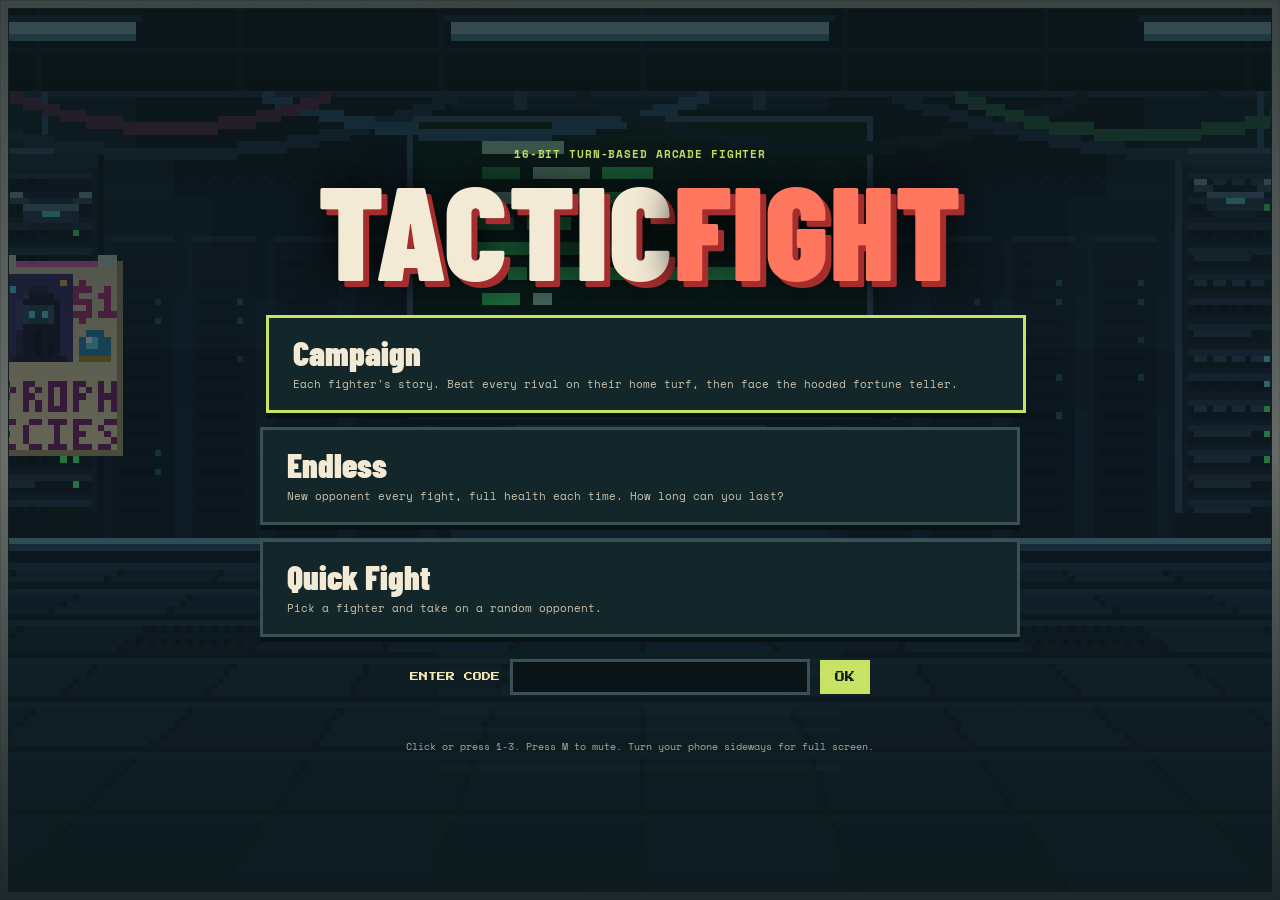
<file: index.html>
<!doctype html>
<html lang="en">
<head>
  <meta charset="utf-8">
  <meta name="viewport" content="width=device-width, initial-scale=1, viewport-fit=cover">
  <meta name="theme-color" content="#0d1a1d">
  <!-- Home-screen app mode: on iPhone this is the only way to hide Safari's bars. -->
  <meta name="mobile-web-app-capable" content="yes">
  <meta name="apple-mobile-web-app-capable" content="yes">
  <meta name="apple-mobile-web-app-status-bar-style" content="black-translucent">
  <meta name="apple-mobile-web-app-title" content="TacticFight">
  <link rel="manifest" href="manifest.webmanifest">
  <title>Tactic Fight</title>
  <link rel="stylesheet" href="https://fonts.googleapis.com/css2?family=Press+Start+2P&display=swap">
  <link rel="stylesheet" href="style.css">
</head>
<body>
  <main class="game-shell">
    <!-- Arcade HUD: life bars with a red damage trail, name plates under them and the round in the middle. -->
    <section class="matchup" aria-label="Fighter status">
      <div class="fighter-status player-status">
        <div class="health-track" role="meter" aria-label="Player health" aria-valuemin="0" aria-valuemax="100" aria-valuenow="100">
          <div id="player-lag" class="health-lag"></div>
          <div id="player-health" class="health-fill"></div>
        </div>
        <div class="fighter-heading">
          <h1 id="player-name" class="name-plate">ROOK</h1>
          <span id="player-hp-text" class="hp-number">100</span>
        </div>
        <div class="fighter-meta"><span id="player-tags" class="boost-tag"></span></div>
      </div>

      <div class="hud-center">
        <div class="round-readout" aria-live="polite">
          <span class="readout-label" id="mode-label">ROUND</span>
          <strong id="round-number">01</strong>
        </div>
        <div class="corner-controls">
          <button class="menu-button" id="home-button" type="button" aria-label="Open the menu" aria-haspopup="dialog" title="Menu (Esc)">MENU</button>
          <button class="menu-button fullscreen-toggle" id="fullscreen-toggle" type="button" aria-label="Full screen" aria-pressed="false" title="Full screen (F)" hidden>FULL</button>
          <button class="sound-toggle" id="sound-toggle" type="button" aria-label="Mute sound" aria-pressed="true" title="Mute sound (M)">
            <svg class="speaker-icon" viewBox="0 0 24 24" aria-hidden="true">
              <path class="speaker-shape" d="M4 9v6h4l5 4V5L8 9H4Z"></path>
              <path class="sound-waves" d="M16 9a5 5 0 0 1 0 6M18.5 6.5a8.5 8.5 0 0 1 0 11"></path>
              <path class="mute-slash" d="m15 9 6 6m0-6-6 6"></path>
            </svg>
          </button>
        </div>
      </div>

      <div class="fighter-status bot-status">
        <div class="health-track" role="meter" aria-label="CPU health" aria-valuemin="0" aria-valuemax="100" aria-valuenow="100">
          <div id="bot-lag" class="health-lag"></div>
          <div id="bot-health" class="health-fill"></div>
        </div>
        <div class="fighter-heading">
          <h1 id="bot-name" class="name-plate">BYTE</h1>
          <span id="bot-hp-text" class="hp-number">100</span>
        </div>
        <div class="fighter-meta"><span id="bot-tags" class="boost-tag"></span></div>
      </div>
    </section>

    <section class="arena-wrap" aria-label="Fight arena">
      <canvas id="arena" width="960" height="420" role="img" aria-label="Two fighters face off in a pixel art arena"></canvas>
    </section>

    <section class="fight-console" aria-label="Combat controls">
      <div class="action-row" id="action-row"></div>
    </section>
  </main>

  <div class="move-tooltip" id="move-tooltip" role="tooltip" hidden>
    <strong id="tooltip-name"></strong>
    <span id="tooltip-detail"></span>
    <p id="tooltip-info"></p>
  </div>

  <div class="screen-announcement" id="screen-announcement" aria-live="assertive" aria-atomic="true" hidden>
    <p id="announcement-text"></p>
  </div>

  <section class="pause-menu" id="pause-menu" aria-labelledby="pause-title" hidden>
    <div class="pause-box">
      <h2 id="pause-title">PAUSED</h2>
      <div class="pause-actions">
        <button class="big-button" id="pause-resume" type="button">RESUME</button>
        <button class="big-button secondary" id="pause-title-button" type="button">BACK TO TITLE SCREEN</button>
      </div>
    </div>
  </section>

  <section class="result-panel" id="result-panel" aria-labelledby="result-title" hidden>
    <div class="result-box">
      <p class="panel-kicker" id="result-kicker"></p>
      <h2 id="result-title"></h2>
      <p class="result-detail" id="result-detail"></p>
      <div class="result-actions" id="result-actions"></div>
    </div>
  </section>

  <section class="dialogue" id="dialogue" aria-labelledby="dialogue-speaker" hidden>
    <canvas class="dialogue-portrait left" id="dialogue-left" width="210" height="234" aria-hidden="true"></canvas>
    <canvas class="dialogue-portrait right" id="dialogue-right" width="210" height="234" aria-hidden="true"></canvas>
    <div class="dialogue-box">
      <p class="dialogue-speaker" id="dialogue-speaker"></p>
      <p class="dialogue-text" id="dialogue-text" aria-live="polite"></p>
      <div class="dialogue-controls">
        <button class="text-button" id="dialogue-skip" type="button">SKIP</button>
        <button class="text-button primary" id="dialogue-next" type="button">NEXT &gt;</button>
      </div>
    </div>
  </section>

  <section class="title-screen" id="title-screen" aria-labelledby="title-heading">
    <div class="title-panel">
      <p class="panel-kicker">16-BIT TURN-BASED ARCADE FIGHTER</p>
      <h2 class="game-logo" id="title-heading">TACTIC<span>FIGHT</span></h2>
      <div class="mode-list">
        <button class="mode-button" type="button" data-mode="campaign"><strong>Campaign</strong><span>Each fighter's story. Beat every rival on their home turf, then face the hooded fortune teller.</span></button>
        <button class="mode-button" type="button" data-mode="endless"><strong>Endless</strong><span>New opponent every fight, full health each time. How long can you last?</span><em id="endless-best"></em></button>
        <button class="mode-button" type="button" data-mode="quick"><strong>Quick Fight</strong><span>Pick a fighter and take on a random opponent.</span></button>
      </div>
      <form class="code-entry" id="code-form" autocomplete="off">
        <label for="code-input">ENTER CODE</label>
        <input id="code-input" type="text" maxlength="16" spellcheck="false" autocapitalize="characters" aria-describedby="code-message">
        <button class="code-submit" type="submit">OK</button>
        <p class="code-message" id="code-message" aria-live="polite"></p>
      </form>
      <p class="title-hint">Click or press 1-3. Press M to mute. Turn your phone sideways for full screen.</p>
      <p class="install-hint" id="install-hint" hidden>iPhone: tap Share, then "Add to Home Screen" to play full screen.</p>
    </div>
  </section>

  <section class="character-select" id="character-select" aria-labelledby="select-title" hidden>
    <div class="select-panel">
      <p class="panel-kicker" id="select-mode"></p>
      <h2 id="select-title">Choose your fighter</h2>
      <div class="select-grid" id="select-grid"></div>
      <button class="text-button" id="select-back" type="button">&lt; BACK</button>
    </div>
  </section>

  <section class="fighter-detail" id="fighter-detail" aria-labelledby="detail-name" hidden>
    <div class="detail-box">
      <canvas class="detail-portrait" id="detail-portrait" width="210" height="234" aria-hidden="true"></canvas>
      <div class="detail-info">
        <p class="panel-kicker" id="detail-title"></p>
        <h2 id="detail-name"></h2>
        <p class="detail-hp" id="detail-hp"></p>
        <p class="detail-story" id="detail-story"></p>
        <div class="detail-moves" id="detail-moves"></div>
        <p class="detail-progress" id="detail-progress"></p>
        <div class="detail-actions">
          <button class="text-button" id="detail-back" type="button">&lt; BACK</button>
          <button class="big-button" id="detail-fight" type="button">FIGHT!</button>
        </div>
      </div>
    </div>
  </section>

  <script src="sound.js"></script>
  <script src="music.js"></script>
  <script src="characters.js"></script>
  <script src="story.js"></script>
  <script src="icons.js"></script>
  <script src="stages.js"></script>
  <script src="graphics.js"></script>
  <script src="game.js"></script>
</body>
</html>
</file>
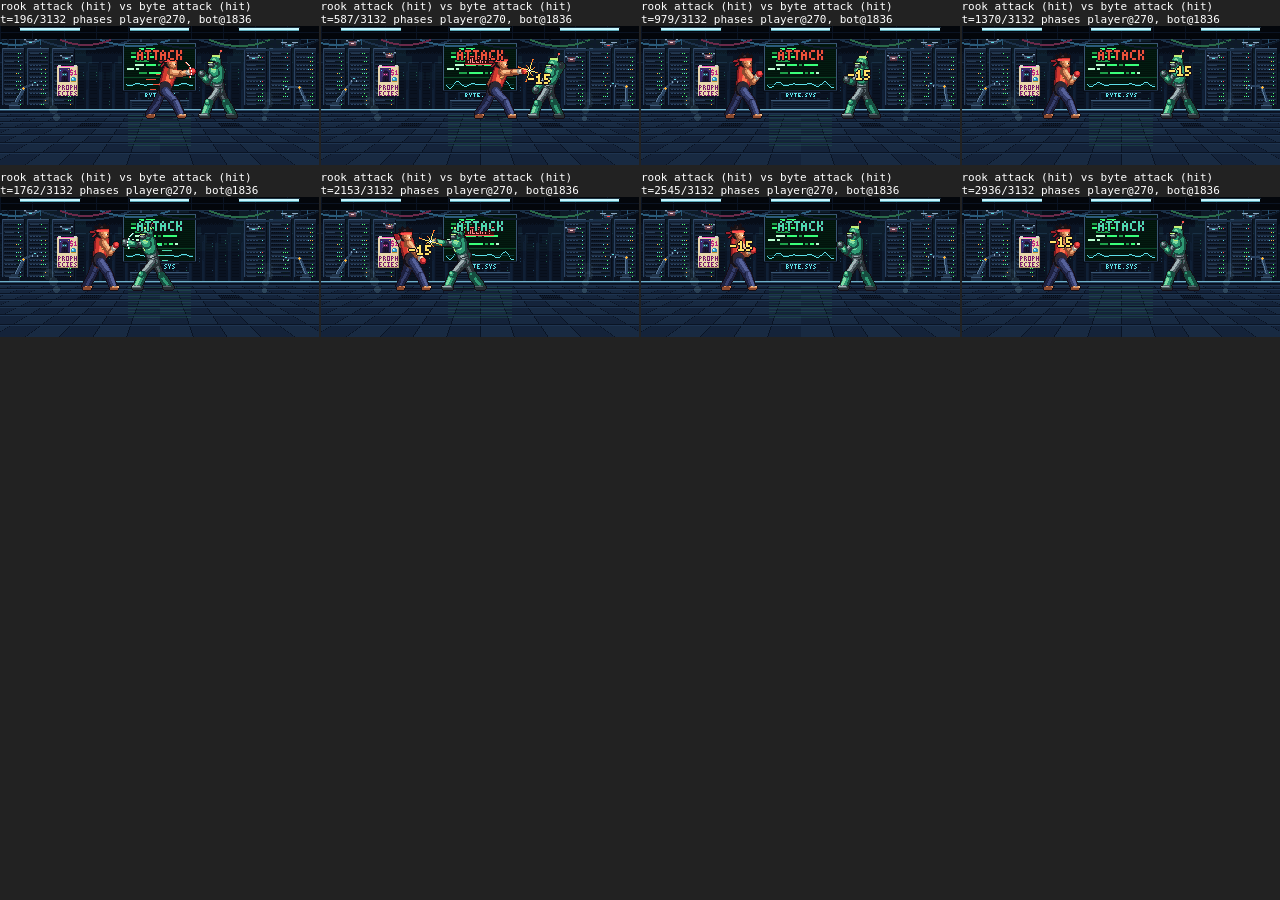
<file: .claude/skills/playtest/pages/round.html>
<!doctype html>
<html lang="en">
<head>
  <meta charset="utf-8">
  <title>Round filmstrip</title>
  <style>
    body { margin: 0; display: grid; grid-template-columns: repeat(var(--columns, 4), 1fr); gap: 2px; background: #222; }
    canvas { width: 100%; image-rendering: pixelated; }
    p { margin: 0; color: #fff; font: 11px monospace; }
  </style>
</head>
<body>
  <!-- Renders one round as a filmstrip, straight from the real renderer.
       Query: a, ma (player fighter + move id), b, mb (CPU fighter + move id),
       stage (default b), frames (default 8), columns (default 4),
       finished=1 (render the K.O. path with b at 0 HP), crop=1 (zoom on the fighters). -->
  <script>window.errors = []; window.onerror = (message, source, line) => window.errors.push(`${message} @${line}`);</script>
  <script src="../../../../characters.js"></script>
  <script src="../../../../stages.js"></script>
  <script src="../../../../graphics.js"></script>
  <script>
    const params = new URLSearchParams(location.search);
    const a = params.get("a") || "rook";
    const b = params.get("b") || "byte";
    const ma = params.get("ma") || Rules.character(a).moves[0].id;
    const mb = params.get("mb") || Rules.character(b).moves[0].id;
    const count = Number(params.get("frames") || 8);
    document.body.style.setProperty("--columns", params.get("columns") || 4);

    const player = Rules.newFighter(a);
    const bot = Rules.newFighter(b);
    const report = Rules.resolve(player, ma, bot, mb, () => 0.3);
    const finished = params.get("finished") === "1";
    if (finished) bot.hp = 0;
    const plan = Arena.timing(report, { player: a, bot: b });
    const end = finished ? plan.koAt + 2500 : plan.end;
    const state = { player, bot, finished, stage: params.get("stage") || b };

    for (let k = 0; k < count; k += 1) {
      const t = Math.round((end * (k + 0.5)) / count);
      const label = document.createElement("p");
      label.textContent = `${a} ${ma} (${report.player.result}) vs ${b} ${mb} (${report.bot.result})  t=${t}/${Math.round(end)}  phases ${plan.phases.map(p => `${p.actor}@${Math.round(p.hit)}`).join(", ")}`;
      const canvas = document.createElement("canvas");
      canvas.width = 960;
      canvas.height = 420;
      try {
        Arena.draw(canvas.getContext("2d"), state, { report, start: 10000 - t }, 10000);
      } catch (error) {
        window.errors.push(`t=${t}: ${error.message}`);
      }
      let shown = canvas;
      if (params.get("crop") === "1") {
        shown = document.createElement("canvas");
        shown.width = 600;
        shown.height = 300;
        const zoom = shown.getContext("2d");
        zoom.imageSmoothingEnabled = false;
        zoom.drawImage(canvas, 180, 30, 600, 300, 0, 0, 600, 300);
      }
      const cell = document.createElement("div");
      cell.append(label, shown);
      document.body.append(cell);
    }
    document.body.dataset.errors = window.errors.join(" | ");
  </script>
</body>
</html>
</file>
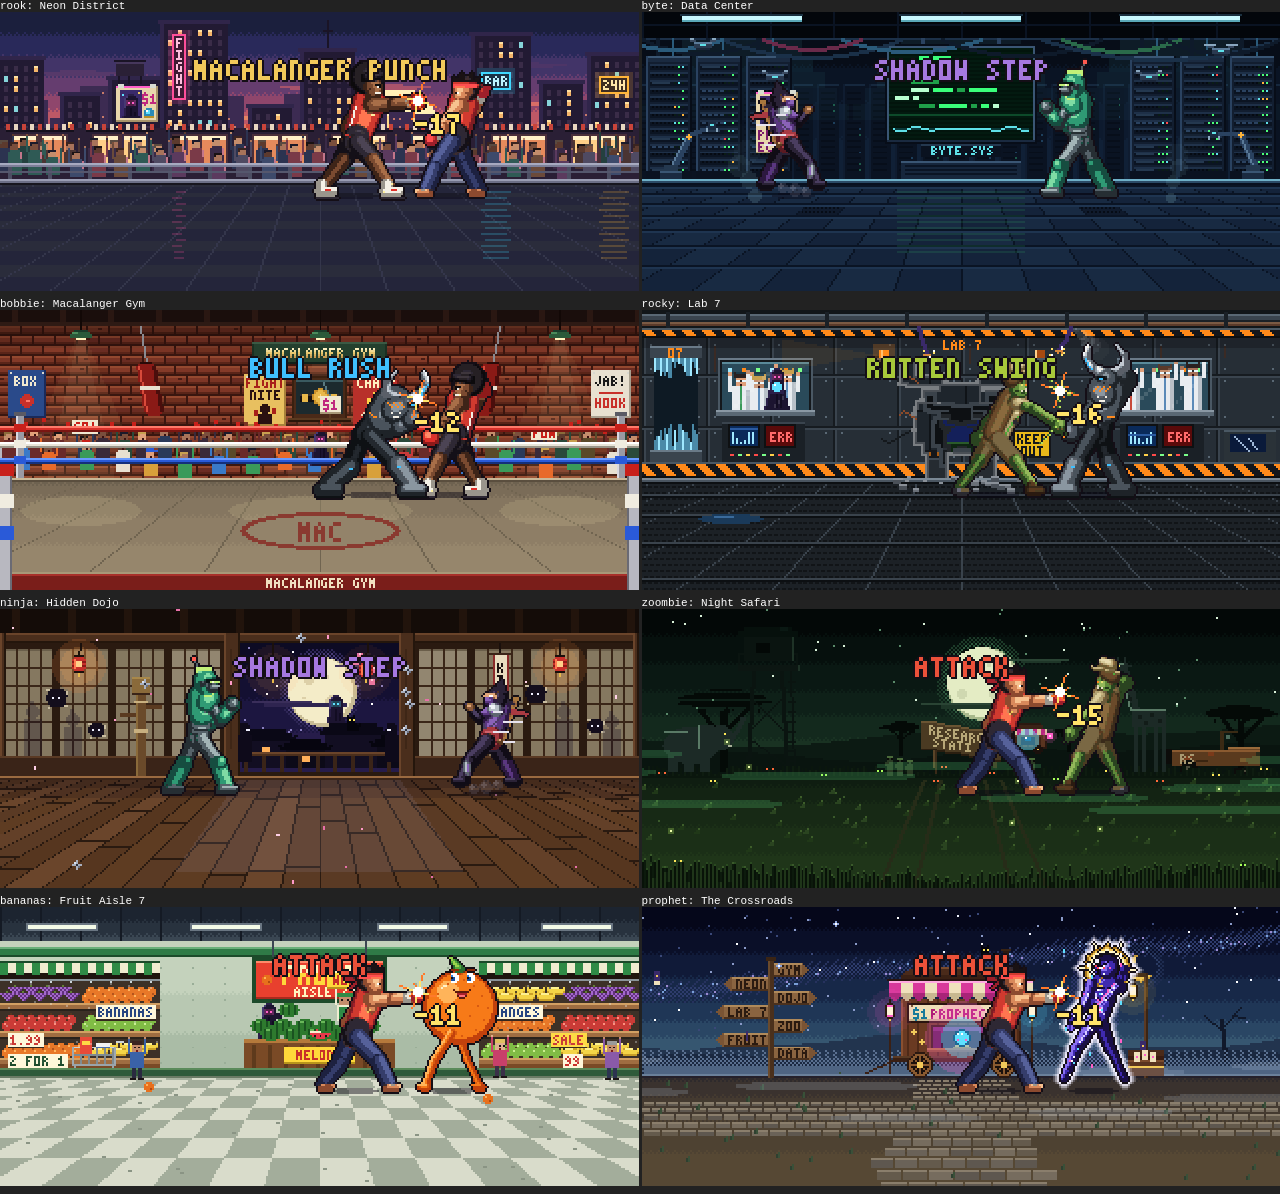
<file: .claude/skills/playtest/pages/stages.html>
<!doctype html>
<html lang="en">
<head>
  <meta charset="utf-8">
  <title>Stage gallery</title>
  <style>
    body { margin: 0; display: grid; grid-template-columns: repeat(2, 1fr); gap: 3px; background: #222; }
    canvas { width: 100%; image-rendering: pixelated; }
    p { margin: 0; color: #fff; font: 11px monospace; }
  </style>
</head>
<body>
  <!-- Every stage with two real fighters on it, mid-round, through the real renderer.
       Query: only=<stage id>, excitement is driven by the round (hits make crowds react),
       t=<ms into the round> (default: just after the first hit). -->
  <script>window.errors = []; window.onerror = (message, source, line) => window.errors.push(`${message} @${line}`);</script>
  <script src="../../../../characters.js"></script>
  <script src="../../../../stages.js"></script>
  <script src="../../../../graphics.js"></script>
  <script>
    const params = new URLSearchParams(location.search);
    const visitor = { rook: "bobbie", byte: "ninja", bobbie: "rocky", rocky: "zoombie", ninja: "byte", zoombie: "rook" };
    const ids = params.get("only") ? [params.get("only")] : Object.keys(Stages);
    ids.forEach(id => {
      const playerId = visitor[id] || "rook";
      const botId = ROSTER.some(fighter => fighter.id === id) ? id : "byte";
      const player = Rules.newFighter(playerId);
      const bot = Rules.newFighter(botId);
      const report = Rules.resolve(player, Rules.character(playerId).moves[0].id, bot, Rules.character(botId).moves[0].id, () => 0.3);
      const plan = Arena.timing(report, { player: playerId, bot: botId });
      const t = Number(params.get("t") || plan.phases[0].hit + 120);
      const canvas = document.createElement("canvas");
      canvas.width = 960;
      canvas.height = 420;
      try {
        Arena.draw(canvas.getContext("2d"), { player, bot, finished: false, stage: id }, { report, start: 10000 - t }, 10000);
      } catch (error) {
        window.errors.push(`${id}: ${error.message}`);
      }
      const label = document.createElement("p");
      label.textContent = `${id}: ${Stages[id].name}`;
      const cell = document.createElement("div");
      cell.append(label, canvas);
      document.body.append(cell);
    });
    document.body.dataset.errors = window.errors.join(" | ");
  </script>
</body>
</html>
</file>
<file: style.css>
@import url('https://fonts.googleapis.com/css2?family=Barlow+Condensed:wght@500;600;700;800;900&family=Space+Mono:wght@400;700&display=swap');

:root {
  color-scheme: light;
  --paper: #f3ead5;
  --ink: #1d2422;
  --muted: #68736a;
  --line: #cfc8b6;
  --red: #ec5139;
  --red-dark: #a52d2e;
  --mint: #83d8a3;
  --lime: #c8e263;
  --night: #172b30;
  --mono: "Space Mono", "Courier New", monospace;
  --display: "Barlow Condensed", Impact, sans-serif;
}

* { box-sizing: border-box; }

body {
  min-height: 100vh;
  margin: 0;
  color: var(--ink);
  background-color: var(--paper);
  background-image: radial-gradient(#29353018 0.8px, transparent 0.8px), linear-gradient(125deg, #f7f1e3, #e9e3d2 75%);
  background-size: 7px 7px, auto;
  font-family: var(--mono);
}

button, a { font: inherit; }
button:focus-visible, a:focus-visible { outline: 3px solid var(--red); outline-offset: 3px; }

.game-shell { width: min(1100px, calc(100% - 48px)); margin: 0 auto; }
.top-status, .side-label, .fighter-meta, .arena-topline, .arena-caption, .combat-tip, .page-footer { font-size: 10px; font-weight: 700; letter-spacing: 0; }
.sound-toggle { display: grid; width: 40px; height: 40px; place-items: center; padding: 0; border: 0; color: var(--paper); background: transparent; cursor: pointer; }
.sound-toggle:hover { color: var(--lime); }
.speaker-icon { width: 27px; height: 27px; overflow: visible; fill: none; stroke: currentColor; stroke-width: 2; stroke-linecap: round; stroke-linejoin: round; filter: drop-shadow(1px 2px 2px #132427); }
.speaker-shape { fill: currentColor; stroke: none; }
.sound-waves, .mute-slash { display: none; }
.sound-toggle[aria-pressed="true"] .sound-waves, .sound-toggle[aria-pressed="false"] .mute-slash { display: block; }
.mute-slash { stroke: var(--red); stroke-width: 3; }

.fighter-status { min-width: 0; }
.side-label { color: var(--paper); text-shadow: 1px 2px 2px #132427; }
.bot-status { text-align: right; }
.fighter-meta { display: flex; justify-content: flex-end; align-items: center; gap: 8px; margin-top: 7px; }
.boost-tag { color: var(--lime); font-size: 9px; font-weight: 700; text-shadow: 1px 2px 2px #132427; }
.player-status .fighter-meta { justify-content: flex-start; }
.fighter-meta[hidden] { display: none; }

.arena-wrap { overflow: hidden; border: 2px solid var(--ink); background: var(--night); box-shadow: 7px 7px 0 #1d242224; }
.arena-topline { height: 32px; display: flex; justify-content: space-between; align-items: center; padding: 0 14px; color: #d8dbc6; background: #20363a; }
.arena-live { display: flex; align-items: center; gap: 6px; color: #83d8a3; }
.arena-live i { width: 6px; height: 6px; border-radius: 50%; background: currentColor; }
#arena { display: block; width: 100%; height: auto; aspect-ratio: 960 / 420; image-rendering: pixelated; }
.arena-caption { min-height: 35px; display: flex; justify-content: space-between; align-items: center; padding: 0 16px; color: #d8dbc6; background: #20363a; }
.arena-caption b { margin-left: 7px; color: #94a29a; font-size: 9px; }
.floor-mark { color: #899b8b; font: 700 9px var(--mono); }

.fight-console { margin-top: 24px; }
.console-heading { display: flex; align-items: end; justify-content: space-between; padding: 16px 0 13px; }
.console-heading h2 { margin: 3px 0 0; font: 800 26px/.95 var(--display); }
.console-heading p { margin: 0 0 2px; color: var(--muted); font-size: 10px; }
.action-row { display: grid; grid-template-columns: repeat(var(--moves, 3), 1fr); gap: 10px; }
.action-button { min-height: 72px; display: flex; align-items: center; gap: 13px; padding: 10px 14px; border: 0; color: var(--paper); background: transparent; text-align: left; text-shadow: 1px 2px 2px #132427; cursor: pointer; transition: transform 120ms ease, color 120ms ease; }
.action-button:hover:not(:disabled) { transform: translateY(-3px); }
.action-button:active:not(:disabled) { transform: translateY(0); }
.action-button:disabled { color: #a3aaa0; background: transparent; cursor: not-allowed; opacity: 0.55; }
.action-copy { display: grid; gap: 4px; }
.action-copy strong { font: 700 22px/1 var(--display); }
.action-copy small { color: #d9d0bb; font-size: 9px; font-weight: 700; }
.attack-button:hover:not(:disabled) { color: #ff9b76; }
.block-button:hover:not(:disabled) { color: var(--lime); }
.ultimate-button:hover:not(:disabled) { color: #fff2bc; }
.console-bottom { min-height: 48px; display: flex; align-items: center; justify-content: center; gap: 16px; }
.console-bottom[hidden] { display: none; }
.combat-tip { display: none; }
.restart-button { padding: 8px; border: 0; color: var(--lime); background: transparent; font: 700 10px var(--mono); text-shadow: 1px 2px 2px #132427; cursor: pointer; }
.restart-button:hover { color: white; }
.screen-announcement {
  position: fixed;
  z-index: 20;
  inset: 0;
  display: grid;
  place-items: center;
  padding: 24px;
  background: #1023269c;
  pointer-events: none;
  animation: announcement-appear 240ms ease-out both;
}
.screen-announcement[hidden] { display: none; }
.screen-announcement p {
  max-width: 18ch;
  margin: 0;
  color: var(--lime);
  font: 900 78px/.9 var(--display);
  text-align: center;
  text-shadow: 5px 5px 0 var(--red-dark), 0 0 32px #142729;
}
.screen-announcement[data-state="start"] { background: #10232652; }
.screen-announcement[data-state="start"] p { color: #fff2bc; }
.screen-announcement[data-state="lose"] p { color: #ff9971; }

@keyframes announcement-appear {
  from { opacity: 0; transform: scale(0.94); }
  to { opacity: 1; transform: scale(1); }
}
.page-footer { display: flex; justify-content: space-between; padding: 15px 0 22px; color: var(--muted); }
.page-footer b { color: var(--red); }

@media (max-width: 620px) {
  .game-shell { width: min(100% - 28px, 480px); }
  .top-status { font-size: 8px; }
  .side-label { font-size: 9px; }
  .fighter-meta { font-size: 8px; }
  .boost-tag { font-size: 7px; padding: 3px; }
  .versus { font-size: 17px; }
  .arena-topline { height: 28px; padding: 0 9px; font-size: 8px; }
  .arena-caption { min-height: 30px; padding: 0 9px; font-size: 8px; }
  .arena-caption b { margin-left: 3px; font-size: 7px; }
  .fight-console { margin-top: 20px; }
  .console-heading { padding-top: 14px; }
  .console-heading h2 { font-size: 23px; }
  .console-heading p { max-width: 145px; font-size: 9px; text-align: right; }
  .action-row { grid-template-columns: repeat(2, 1fr); gap: 6px; }
  .action-button { min-height: 76px; align-items: flex-start; gap: 7px; padding: 9px 7px; }
  .action-key { width: 25px; height: 25px; flex-basis: 25px; font-size: 8px; }
  .action-copy { padding-top: 2px; gap: 5px; }
  .action-copy strong { font-size: 16px; }
  .action-copy small { font-size: 7px; line-height: 1.3; }
  .button-arrow { display: none; }
  .console-bottom { min-height: 58px; flex-wrap: wrap; padding: 10px 0; gap: 7px; }
  .screen-announcement p { font-size: 48px; }
  .combat-tip { width: 100%; text-align: left; font-size: 8px; }
  .page-footer { padding-bottom: 16px; font-size: 8px; }
}


@media (prefers-reduced-motion: reduce) {
  *, *::before, *::after { scroll-behavior: auto !important; transition-duration: 0.01ms !important; }
}

@media (max-width: 380px) {
  .game-shell { width: calc(100% - 24px); }
  .sound-toggle { width: 32px; height: 32px; }
  .fighter-meta { gap: 2px; font-size: 7px; }
  .action-row { grid-template-columns: 1fr; }
  .action-button { min-height: 56px; align-items: center; padding: 8px 10px; }
  .action-copy strong { font-size: 17px; }
  .action-copy small { font-size: 8px; }
  .console-heading p { max-width: 105px; }
}

@media (min-width: 621px) {
  body { height: 100svh; overflow: hidden; }
  .game-shell {
    position: relative;
    z-index: 1;
    display: flex;
    width: 100%;
    height: 100svh;
    flex-direction: column;
    gap: 0;
    margin: 0;
    padding: 14px 22px;
    border: 1px solid var(--line);
  }
  .matchup {
    position: relative;
    z-index: 1;
    flex: 0 0 auto;
    margin-top: 0;
    padding: 4px 10px;
    border: 0;
    background: transparent;
  }
  .arena-wrap {
    position: fixed;
    z-index: 0;
    inset: 8px;
    border: 1px solid var(--ink);
    box-shadow: none;
    pointer-events: none;
  }
  .arena-topline, .arena-caption { display: none; }
  #arena {
    position: absolute;
    inset: 0;
    width: 100%;
    height: 100%;
    aspect-ratio: auto;
    object-fit: cover;
  }
  .fight-console {
    position: relative;
    z-index: 1;
    display: flex;
    flex-direction: column;
    width: 100%;
    margin-top: auto;
    padding: 12px 14px 34px;
    border: 0;
    background: transparent;
  }
  .console-heading { display: none; }
  .action-button { min-height: 58px; }
  .console-bottom { order: -1; min-height: 0; margin: 0 0 4px; }
  .page-footer { display: none; }
}
/* ---------------------------------------------------------------------------
   Move buttons: big boxes in the fighter's colour with a pixel icon and name. */
.action-row { gap: 12px; }
.move-button { position: relative; min-height: 96px; display: grid; grid-template-columns: auto 1fr; grid-template-rows: 1fr auto; align-items: center; column-gap: 14px; padding: 12px 16px; border: 3px solid var(--fighter); color: var(--paper); background: linear-gradient(180deg, color-mix(in srgb, var(--fighter) 34%, #10191b) 0%, #10191b 100%); box-shadow: 0 4px 0 #0a1112, inset 0 0 0 2px #0a111266; text-align: left; cursor: pointer; transition: transform 120ms ease, box-shadow 120ms ease, filter 120ms ease; }
.move-button:hover:not(:disabled), .move-button:focus-visible { transform: translateY(-4px); box-shadow: 0 8px 0 #0a1112, 0 0 0 3px #ffffff33; outline: none; }
.move-button:active:not(:disabled) { transform: translateY(0); box-shadow: 0 2px 0 #0a1112; }
.move-button:disabled { cursor: not-allowed; filter: grayscale(0.85) brightness(0.6); }
.move-button.ultimate { border-style: double; border-width: 5px; }
.move-icon { grid-row: span 2; width: 56px; height: 56px; image-rendering: pixelated; }
.move-name { font: 800 24px/1 var(--display); text-shadow: 2px 2px 0 #0a1112; }
.move-cooldown { color: #ffe36a; font-size: 10px; font-weight: 700; }
.move-cooldown:empty { display: none; }
.move-key { position: absolute; top: 6px; right: 8px; color: #ffffff88; font-size: 10px; font-weight: 700; }

.move-tooltip { position: fixed; z-index: 40; width: min(320px, calc(100vw - 16px)); padding: 12px 14px; border: 3px solid var(--fighter, var(--lime)); color: var(--paper); background: #0d1a1d; box-shadow: 5px 5px 0 #0008; pointer-events: none; }
.move-tooltip[hidden] { display: none; }
.move-tooltip strong { display: block; font: 800 22px/1 var(--display); }
.move-tooltip span { display: block; margin-top: 4px; color: var(--fighter, var(--lime)); font-size: 10px; font-weight: 700; }
.move-tooltip p { margin: 8px 0 0; color: #d9d0bb; font-size: 11px; line-height: 1.45; }

/* Announcements slam in, then slide away. */
.screen-announcement { animation: none; }
.screen-announcement p { animation: announce-in 520ms cubic-bezier(0.2, 1.4, 0.4, 1) both; }
.screen-announcement.leaving p { animation: announce-out 450ms ease-in both; }
@keyframes announce-in {
  from { opacity: 0; transform: translateX(-60vw) skewX(-18deg) scale(1.4); }
  to { opacity: 1; transform: none; }
}
@keyframes announce-out {
  from { opacity: 1; transform: none; }
  to { opacity: 0; transform: translateX(60vw) skewX(18deg); }
}

/* Shared panel pieces. */
.panel-kicker { margin: 0; color: var(--lime); font: 700 11px var(--mono); letter-spacing: 0.08em; }
.text-button { padding: 10px 14px; border: 0; color: var(--paper); background: transparent; font: 700 12px var(--mono); text-shadow: 1px 2px 2px #132427; cursor: pointer; }
.text-button:hover, .text-button:focus-visible { color: var(--lime); }
.text-button.primary { color: var(--lime); }
.big-button { min-width: 200px; padding: 16px 26px; border: 3px solid var(--fighter, var(--lime)); color: #10191b; background: var(--fighter, var(--lime)); box-shadow: 0 5px 0 #0a1112; font: 900 26px/1 var(--display); letter-spacing: 0.02em; cursor: pointer; transition: transform 120ms ease, box-shadow 120ms ease; }
.big-button.secondary { color: var(--paper); background: #10191b; }
.big-button:hover, .big-button:focus-visible { transform: translateY(-4px); box-shadow: 0 9px 0 #0a1112; outline: none; }
.big-button:active { transform: translateY(0); box-shadow: 0 2px 0 #0a1112; }

/* Full-screen overlays. */
.title-screen, .character-select, .fighter-detail, .result-panel, .dialogue, .pause-menu { position: fixed; inset: 0; display: grid; place-items: center; overflow-y: auto; padding: 24px 16px; }
.title-screen[hidden], .character-select[hidden], .fighter-detail[hidden], .result-panel[hidden], .dialogue[hidden], .pause-menu[hidden] { display: none; }
.title-screen { z-index: 30; background: linear-gradient(180deg, #0d1a1dcc, #0d1a1d99 50%, #0d1a1dee); }
.character-select { z-index: 30; background: #0d1a1de8; }
.fighter-detail { z-index: 31; background: #0d1a1dcc; }
.result-panel { z-index: 25; background: #0d1a1db0; }
.dialogue { z-index: 25; align-items: end; padding: 0 0 4vh; background: linear-gradient(180deg, transparent 30%, #0d1a1dcc 100%); }

.title-panel { width: min(760px, 100%); text-align: center; }
.game-logo { margin: 10px 0 30px; color: var(--paper); font: 900 clamp(64px, 12vw, 132px)/0.85 var(--display); letter-spacing: 0.01em; text-shadow: 6px 6px 0 var(--red-dark), 0 0 40px #000; animation: logo-in 700ms cubic-bezier(0.2, 1.4, 0.4, 1) both; }
.game-logo span { color: #ff775e; }
@keyframes logo-in {
  from { opacity: 0; transform: scale(1.6) rotate(-4deg); }
  to { opacity: 1; transform: none; }
}
.mode-list { display: grid; gap: 14px; }
.mode-button { display: grid; gap: 6px; padding: 18px 24px; border: 3px solid #3a5054; color: var(--paper); background: #132629; box-shadow: 0 5px 0 #0a1112; text-align: left; cursor: pointer; transition: transform 120ms ease, border-color 120ms ease; }
.mode-button:hover, .mode-button:focus-visible { border-color: var(--lime); transform: translateX(6px); outline: none; }
.mode-button strong { font: 900 34px/1 var(--display); }
.mode-button span { color: #c9c2ae; font-size: 11px; }
.mode-button em { color: var(--lime); font-size: 11px; font-style: normal; font-weight: 700; }
.mode-button em:empty { display: none; }
.title-hint { margin: 20px 0 0; color: #9fb0a6; font-size: 10px; }

.select-panel { width: min(980px, 100%); text-align: center; }
.select-panel h2 { margin: 6px 0 22px; color: var(--paper); font: 900 54px/0.95 var(--display); text-shadow: 4px 4px 0 var(--red-dark); }
.select-grid { display: grid; grid-template-columns: repeat(3, 1fr); gap: 14px; margin-bottom: 14px; }
.fighter-card { position: relative; min-height: 120px; display: grid; align-content: center; gap: 6px; padding: 18px; border: 3px solid var(--fighter); color: var(--paper); background: linear-gradient(135deg, color-mix(in srgb, var(--fighter) 40%, #10191b), #10191b 70%); box-shadow: 0 5px 0 #0a1112; cursor: pointer; transition: transform 120ms ease, box-shadow 120ms ease; }
.fighter-card:hover, .fighter-card:focus-visible { transform: translateY(-5px); box-shadow: 0 10px 0 #0a1112, 0 0 0 3px #ffffff40; outline: none; }
.card-name { font: 900 38px/1 var(--display); text-shadow: 3px 3px 0 #0a1112; }
.card-role { color: #d9d0bb; font-size: 11px; font-weight: 700; }
.card-number { position: absolute; top: 8px; left: 10px; color: #ffffff77; font-size: 10px; font-weight: 700; }
.card-progress { position: absolute; top: 8px; right: 10px; color: var(--lime); font-size: 10px; font-weight: 700; }

.detail-box { width: min(980px, 100%); display: grid; grid-template-columns: 240px 1fr; gap: 24px; padding: 24px; border: 3px solid var(--fighter); background: #0d1a1d; box-shadow: 8px 8px 0 #0008; animation: pop-in 260ms ease-out both; }
@keyframes pop-in {
  from { opacity: 0; transform: translateY(16px) scale(0.97); }
  to { opacity: 1; transform: none; }
}
.detail-portrait { width: 240px; height: 267px; background: radial-gradient(circle at 50% 75%, color-mix(in srgb, var(--fighter) 45%, #10191b), #10191b 70%); image-rendering: pixelated; }
.detail-info { min-width: 0; color: var(--paper); }
.detail-info h2 { margin: 4px 0 2px; font: 900 52px/0.95 var(--display); text-shadow: 4px 4px 0 #0a1112; }
.detail-hp { margin: 0; color: var(--fighter); font-size: 12px; font-weight: 700; }
.detail-story { margin: 12px 0 16px; color: #d9d0bb; font-size: 12px; line-height: 1.55; }
.detail-moves { display: grid; grid-template-columns: repeat(2, 1fr); gap: 10px; }
.detail-move { display: grid; grid-template-columns: 44px 1fr; gap: 10px; align-items: start; padding: 10px; border: 2px solid #ffffff1c; background: #132629; }
.detail-move .move-icon { width: 42px; height: 42px; }
.detail-move strong { display: block; font: 800 20px/1 var(--display); }
.detail-move small { display: block; margin-top: 3px; color: var(--fighter); font-size: 9px; font-weight: 700; }
.detail-move p { margin: 6px 0 0; color: #c9c2ae; font-size: 10px; line-height: 1.45; }
.detail-progress { margin: 14px 0 0; color: var(--lime); font-size: 11px; font-weight: 700; }
.detail-progress:empty { display: none; }
.detail-actions { display: flex; justify-content: space-between; align-items: center; gap: 12px; margin-top: 18px; }

.result-box { width: min(620px, 100%); padding: 30px; border: 3px solid var(--fighter); background: #0d1a1df2; box-shadow: 8px 8px 0 #0008; text-align: center; animation: pop-in 260ms ease-out both; }
.result-box h2 { margin: 6px 0 8px; color: var(--paper); font: 900 72px/0.9 var(--display); text-shadow: 5px 5px 0 var(--red-dark); }
.result-detail { margin: 0 0 24px; color: #d9d0bb; font-size: 13px; }
.result-actions { display: flex; flex-wrap: wrap; justify-content: center; gap: 14px; }

/* Dialogue: portraits either side and a typewriter box, Mortal Kombat style. */
.dialogue-portrait { position: absolute; bottom: calc(4vh + 150px); width: min(26vw, 280px); height: auto; aspect-ratio: 210 / 234; image-rendering: pixelated; filter: brightness(0.45) grayscale(0.5); transition: filter 200ms ease, transform 200ms ease; }
.dialogue-portrait.left { left: 4vw; }
.dialogue-portrait.right { right: 4vw; }
.dialogue[data-speaker="left"] .dialogue-portrait.left, .dialogue[data-speaker="right"] .dialogue-portrait.right { filter: none; transform: scale(1.06); }
.dialogue-box { position: relative; width: min(900px, calc(100% - 32px)); min-height: 150px; padding: 18px 22px 14px; border: 4px solid var(--speaker); color: var(--paper); background: #0a1416f2; box-shadow: 8px 8px 0 #0009; }
.dialogue-speaker { margin: -34px 0 10px; display: inline-block; padding: 6px 14px; color: #0a1416; background: var(--speaker); font: 900 24px/1 var(--display); }
.dialogue-speaker:empty { display: none; }
.dialogue[data-speaker="narrator"] .dialogue-text { color: #c9c2ae; font-style: italic; }
.dialogue-text { min-height: 54px; margin: 0; font: 400 16px/1.6 var(--mono); }
.dialogue-controls { display: flex; justify-content: space-between; margin-top: 6px; }

@media (max-width: 760px) {
  .select-grid { grid-template-columns: repeat(2, 1fr); }
  .detail-box { grid-template-columns: 1fr; }
  .detail-portrait { width: 160px; height: 178px; margin: 0 auto; }
  .detail-moves { grid-template-columns: 1fr; }
  .move-name { font-size: 19px; }
  .move-icon { width: 42px; height: 42px; }
  .dialogue-portrait { bottom: calc(4vh + 190px); width: 34vw; }
  .dialogue-text { font-size: 14px; }
  .result-box h2 { font-size: 52px; }
}
@media (max-width: 420px) {
  .select-grid { grid-template-columns: 1fr; }
  .move-button { min-height: 78px; padding: 10px; column-gap: 8px; }
  .big-button { min-width: 0; width: 100%; }
}

/* The fight HUD only shows during fights and on the result screen. */
body:not([data-screen="fight"]):not([data-screen="result"]) .matchup,
body:not([data-screen="fight"]):not([data-screen="result"]) .fight-console,
body:not([data-screen="fight"]):not([data-screen="result"]) .hud-center { visibility: hidden; }
.dialogue { background: linear-gradient(180deg, #0d1a1d99 0%, #0d1a1dee 70%); }

/* ---------------------------------------------------------------------------
   Arcade HUD: chunky framed life bars across the top, a red trail that catches
   up after each hit, pixel-font name plates and the round counter in between. */
.matchup { display: grid; grid-template-columns: 1fr auto 1fr; align-items: start; gap: 18px; padding: 14px 0 12px; }
.fighter-status { min-width: 0; }
.health-track { position: relative; height: 24px; overflow: hidden; border: 3px solid #140e16; background: #3a0c12; box-shadow: 0 0 0 2px #f1c95a, 0 0 0 5px #140e16, 5px 5px 0 5px #0007; }
.health-track::after { content: ""; position: absolute; inset: 0; background: repeating-linear-gradient(90deg, transparent 0 calc(10% - 2px), #140e1688 calc(10% - 2px) 10%); pointer-events: none; }
.health-lag, .health-fill { position: absolute; top: 0; bottom: 0; left: 0; width: 100%; }
.health-lag { background: #ff3b2f; transition: width 520ms steps(8) 420ms; }
.health-fill { background: linear-gradient(180deg, #fff7b0 0 22%, #ffd23a 22% 64%, #e89a12 64% 100%); transition: width 180ms steps(4); }
.bot-status .health-lag, .bot-status .health-fill { right: 0; left: auto; }
.health-track.danger .health-fill { animation: hp-danger 420ms steps(1) infinite; }
@keyframes hp-danger { 50% { background: linear-gradient(180deg, #ffd0c0 0 22%, #ff6a3a 22% 64%, #c8321c 64% 100%); } }
.fighter-heading { display: flex; justify-content: space-between; align-items: center; gap: 8px; margin-top: 9px; }
.bot-status .fighter-heading { flex-direction: row-reverse; }
.name-plate { min-width: 0; margin: 0; overflow: hidden; padding: 5px 8px 4px; border-left: 5px solid var(--fighter, var(--lime)); color: var(--paper); background: #140e16d9; font: 400 16px/1.1 "Press Start 2P", var(--mono); text-overflow: ellipsis; text-shadow: 2px 2px 0 var(--fighter, #000), 3px 3px 0 #140e16; white-space: nowrap; }
.bot-status .name-plate { border-right: 5px solid var(--fighter, var(--lime)); border-left: 0; }
.hp-number { color: #fff7b0; font: 400 11px/1 "Press Start 2P", var(--mono); text-shadow: 2px 2px 0 #140e16; }
.fighter-meta { display: flex; justify-content: flex-start; margin-top: 6px; }
.bot-status .fighter-meta { justify-content: flex-end; }
.boost-tag { padding: 3px 5px; color: var(--lime); background: #140e16b3; font: 400 8px/1.2 "Press Start 2P", var(--mono); text-shadow: 1px 1px 0 #140e16; }
.hud-center { display: grid; justify-items: center; gap: 6px; }
.round-readout { display: grid; justify-items: center; gap: 4px; min-width: 70px; padding: 5px 8px 6px; border: 3px solid #140e16; background: #140e16; box-shadow: 0 0 0 2px #f1c95a, 4px 4px 0 2px #0007; }
.readout-label { color: #f4e6b0; font: 400 7px/1 "Press Start 2P", var(--mono); }
.round-readout strong { color: #ffe36a; font: 400 20px/1 "Press Start 2P", var(--mono); text-shadow: 2px 2px 0 #c8321c; }
.corner-controls { display: flex; align-items: center; gap: 4px; }
.menu-button { padding: 6px 6px 5px; border: 2px solid #f4e6b0; color: var(--paper); background: #140e16cc; font: 400 8px/1 "Press Start 2P", var(--mono); cursor: pointer; }
.menu-button:hover, .menu-button:focus-visible { color: #140e16; background: var(--lime); }
.corner-controls .sound-toggle { width: 30px; height: 30px; }
.corner-controls .speaker-icon { width: 22px; height: 22px; }

@media (max-width: 620px) {
  .matchup { gap: 8px; padding: 12px 0 10px; }
  .health-track { height: 16px; border-width: 2px; box-shadow: 0 0 0 2px #f1c95a, 0 0 0 4px #140e16; }
  .name-plate { padding: 4px 5px 3px; border-width: 3px; font-size: 9px; }
  .hp-number { font-size: 8px; }
  .round-readout { min-width: 48px; padding: 4px 5px; }
  .readout-label { font-size: 6px; }
  .round-readout strong { font-size: 13px; }
  .menu-button { font-size: 6px; }
  .boost-tag { font-size: 6px; }
}
@media (max-width: 380px) {
  .name-plate { font-size: 7px; }
  .corner-controls .sound-toggle { width: 24px; height: 24px; }
}

/* Title screen code entry. */
.code-entry { display: grid; grid-template-columns: auto 1fr auto; align-items: center; gap: 10px; width: min(460px, 100%); margin: 22px auto 0; }
.code-entry label { color: #f4e6b0; font: 400 9px/1 "Press Start 2P", var(--mono); }
.code-entry input { min-width: 0; padding: 9px 10px; border: 3px solid #3a5054; color: #ffe36a; background: #0a1416; font: 400 12px/1 "Press Start 2P", var(--mono); letter-spacing: 0.1em; text-transform: uppercase; }
.code-entry input:focus { border-color: var(--lime); outline: none; }
.code-submit { padding: 9px 12px; border: 3px solid var(--lime); color: #10191b; background: var(--lime); font: 400 10px/1 "Press Start 2P", var(--mono); cursor: pointer; }
.code-submit:hover, .code-submit:focus-visible { color: var(--lime); background: #10191b; outline: none; }
.code-message { grid-column: 1 / -1; min-height: 14px; margin: 0; color: #ff9971; font: 400 8px/1.6 "Press Start 2P", var(--mono); }
.code-message[data-state="ok"] { color: var(--lime); }
@media (max-width: 420px) {
  .code-entry { grid-template-columns: 1fr auto; }
  .code-entry label { grid-column: 1 / -1; }
}

/* A locked secret fighter: a mystery box that can't be picked. */
.fighter-card.locked { --fighter: #3a3448; cursor: not-allowed; background: repeating-linear-gradient(45deg, #15111c 0 8px, #1c1726 8px 16px); box-shadow: 0 5px 0 #0a1112; }
.fighter-card.locked:hover { transform: none; box-shadow: 0 5px 0 #0a1112; }
.fighter-card.locked .card-name { color: #6e6680; }
.fighter-card.locked .card-role { color: #6e6680; }

.install-hint { margin: 8px 0 0; color: var(--lime); font-size: 10px; }
.install-hint[hidden] { display: none; }
.fullscreen-toggle[hidden] { display: none; }

/* ---------------------------------------------------------------------------
   Phone held sideways: a handheld-console layout. The arena fills the screen
   edge to edge, the HUD is a thin strip at the top and the moves are a slim
   row along the bottom, clear of the fighters. Safe-area padding keeps
   everything out from under the notch. */
@media (min-width: 621px) and (max-height: 500px) {
  .game-shell { padding: 4px max(8px, env(safe-area-inset-right)) max(4px, env(safe-area-inset-bottom)) max(8px, env(safe-area-inset-left)); border: 0; }
  .arena-wrap { inset: 0; border: 0; }
  .matchup { gap: 10px; padding: 2px 4px 0; }
  .health-track { height: 12px; border-width: 2px; box-shadow: 0 0 0 2px #f1c95a, 0 0 0 4px #140e16; }
  .fighter-heading { margin-top: 6px; }
  .name-plate { padding: 3px 5px 2px; border-width: 3px; font-size: 9px; }
  .hp-number { font-size: 8px; }
  .fighter-meta { margin-top: 3px; }
  .boost-tag { padding: 2px 4px; font-size: 6px; }
  .hud-center { grid-auto-flow: column; align-items: start; gap: 5px; }
  .round-readout { min-width: 44px; padding: 3px 5px 4px; gap: 2px; }
  .readout-label { font-size: 5px; }
  .round-readout strong { font-size: 12px; }
  .corner-controls { flex-direction: column; gap: 3px; }
  .menu-button { padding: 4px 4px 3px; font-size: 6px; }
  .corner-controls .sound-toggle { width: 22px; height: 18px; }
  .corner-controls .speaker-icon { width: 16px; height: 16px; }
  .fight-console { padding: 0 4px 4px; }
  .action-row { gap: 6px; }
  .move-button { min-height: 0; padding: 5px 8px; column-gap: 7px; border-width: 2px; box-shadow: 0 3px 0 #0a1112; background: linear-gradient(180deg, color-mix(in srgb, var(--fighter) 34%, #10191bdd) 0%, #10191bdd 100%); }
  .move-button.ultimate { border-width: 4px; }
  .move-icon { width: 28px; height: 28px; }
  .move-name { font-size: 15px; }
  .move-cooldown { font-size: 7px; }
  .move-key { top: 2px; right: 4px; font-size: 7px; }
  .screen-announcement p { font-size: 46px; }

  /* Menus: smaller type and wider grids so they fit the short screen. */
  .title-screen, .character-select, .fighter-detail, .result-panel { padding: 10px max(16px, env(safe-area-inset-right)) 10px max(16px, env(safe-area-inset-left)); }
  .game-logo { margin: 4px 0 10px; font-size: 54px; }
  .mode-list { grid-template-columns: repeat(3, 1fr); gap: 8px; }
  .mode-button { padding: 10px 12px; }
  .mode-button strong { font-size: 24px; }
  .mode-button span { font-size: 9px; }
  .code-entry { margin-top: 10px; }
  .title-hint { margin-top: 8px; }
  .select-panel h2 { margin: 2px 0 10px; font-size: 32px; }
  .select-grid { grid-template-columns: repeat(4, 1fr); gap: 8px; margin-bottom: 4px; }
  .fighter-card { min-height: 64px; padding: 10px; }
  .card-name { font-size: 24px; }
  .card-role { font-size: 9px; }
  .detail-box { grid-template-columns: 150px 1fr; gap: 14px; padding: 14px; }
  .detail-portrait { width: 150px; height: 167px; }
  .detail-info h2 { font-size: 36px; }
  .detail-story { margin: 6px 0 8px; font-size: 10px; line-height: 1.4; }
  .detail-move { padding: 6px; }
  .detail-move p { display: none; }
  .detail-actions { margin-top: 8px; }
  .big-button { min-width: 150px; padding: 10px 18px; font-size: 20px; }
  .result-box { padding: 16px; }
  .result-box h2 { font-size: 46px; }
  .dialogue { padding-bottom: max(8px, env(safe-area-inset-bottom)); }
  .dialogue-portrait { bottom: 120px; width: min(17vw, 34vh); }
  .dialogue-box { min-height: 104px; padding: 12px 16px 8px; }
  .dialogue-speaker { margin-top: -28px; font-size: 18px; }
  .dialogue-text { min-height: 40px; font-size: 13px; line-height: 1.45; }
}

/* Pause menu: opened with MENU or Escape during a fight. */
.pause-menu { z-index: 35; background: #0d1a1dd9; }
.pause-box { display: grid; justify-items: center; gap: 18px; width: min(420px, 100%); padding: 26px 22px; border: 3px solid #f1c95a; background: #140e16f2; box-shadow: 0 0 0 3px #140e16, 8px 8px 0 3px #0008; }
.pause-box h2 { margin: 0; color: #ffe36a; font: 400 26px/1 "Press Start 2P", var(--mono); text-shadow: 3px 3px 0 #c8321c; }
.pause-actions { display: grid; gap: 12px; width: 100%; }
.pause-actions .big-button { width: 100%; min-width: 0; font-size: 22px; }
@media (min-width: 621px) and (max-height: 500px) {
  .pause-box { gap: 10px; padding: 14px; }
  .pause-box h2 { font-size: 18px; }
  .pause-actions { grid-template-columns: 1fr 1fr; }
  .pause-actions .big-button { font-size: 16px; }
}
</file>
